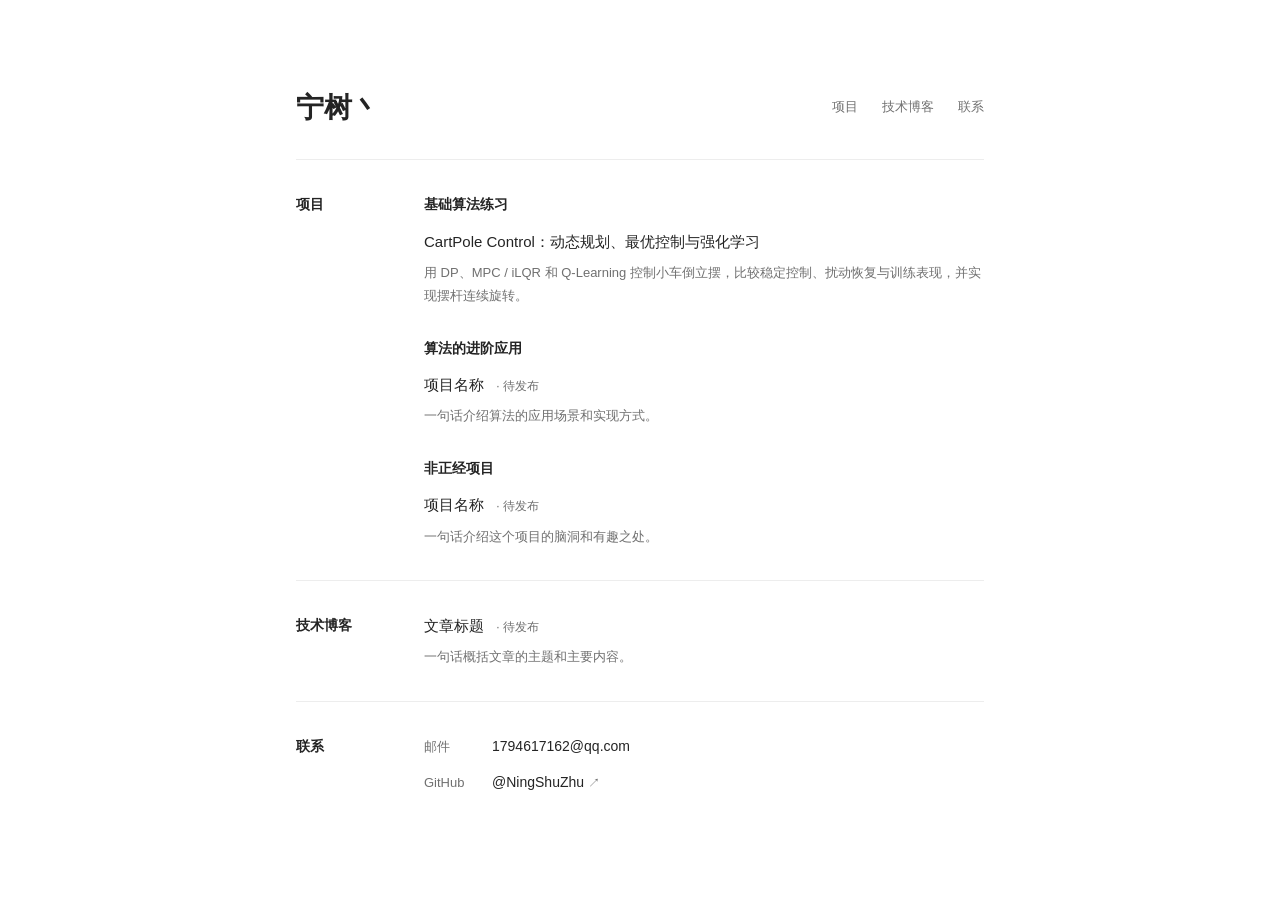
<file: index.html>
﻿<!doctype html>
<html lang="zh-CN">
  <head>
    <meta charset="utf-8">
    <meta name="viewport" content="width=device-width, initial-scale=1">
    <meta name="theme-color" content="#ffffff">
    <meta name="description" content="宁树丶的个人主页：项目、技术博客与联系方式。">
    <title>宁树丶</title>
    <link rel="stylesheet" href="styles.css">
  </head>
  <body>
    <a class="skip-link" href="#main">跳到主要内容</a>
    <div class="page">
      <header class="site-header">
        <h1>宁树丶</h1>
        <nav aria-label="主导航">
          <a href="#projects">项目</a>
          <a href="#blog">技术博客</a>
          <a href="#contact">联系</a>
        </nav>
      </header>

      <main id="main">
        <section id="projects" aria-labelledby="projects-title">
          <h2 id="projects-title">项目</h2>
          <div class="project-groups">
            <!-- 在对应分类中复制 li 添加项目；发布后将名称替换为指向项目地址的 a 标签。 -->
            <div class="project-group" role="group" aria-labelledby="basic-algorithms-title">
              <h3 id="basic-algorithms-title">基础算法练习</h3>
              <ul class="entries">
                <li>
                  <a href="projects/cartpole-control.html">CartPole Control：动态规划、最优控制与强化学习</a>
                  <p>用 DP、MPC / iLQR 和 Q-Learning 控制小车倒立摆，比较稳定控制、扰动恢复与训练表现，并实现摆杆连续旋转。</p>
                </li>
              </ul>
            </div>
            <div class="project-group" role="group" aria-labelledby="advanced-algorithms-title">
              <h3 id="advanced-algorithms-title">算法的进阶应用</h3>
              <ul class="entries">
                <li>
                  <span>项目名称 <span class="muted">· 待发布</span></span>
                  <p>一句话介绍算法的应用场景和实现方式。</p>
                </li>
              </ul>
            </div>
            <div class="project-group" role="group" aria-labelledby="fun-projects-title">
              <h3 id="fun-projects-title">非正经项目</h3>
              <ul class="entries">
                <li>
                  <span>项目名称 <span class="muted">· 待发布</span></span>
                  <p>一句话介绍这个项目的脑洞和有趣之处。</p>
                </li>
              </ul>
            </div>
          </div>
        </section>

        <section id="blog" aria-labelledby="blog-title">
          <h2 id="blog-title">技术博客</h2>
          <!-- 复制 li 添加文章；发布后将标题替换为指向文章地址的 a 标签。 -->
          <ul class="entries">
            <li>
              <span>文章标题 <span class="muted">· 待发布</span></span>
              <p>一句话概括文章的主题和主要内容。</p>
            </li>
          </ul>
        </section>

        <section id="contact" aria-labelledby="contact-title">
          <h2 id="contact-title">联系</h2>
          <ul class="contact-list">
            <li><span class="contact-label">邮件</span><a href="mailto:1794617162@qq.com">1794617162@qq.com</a></li>
            <li><span class="contact-label">GitHub</span><a href="https://github.com/NingShuZhu">@NingShuZhu <span aria-hidden="true">↗</span></a></li>
          </ul>
        </section>
      </main>
    </div>
  </body>
</html>
</file>
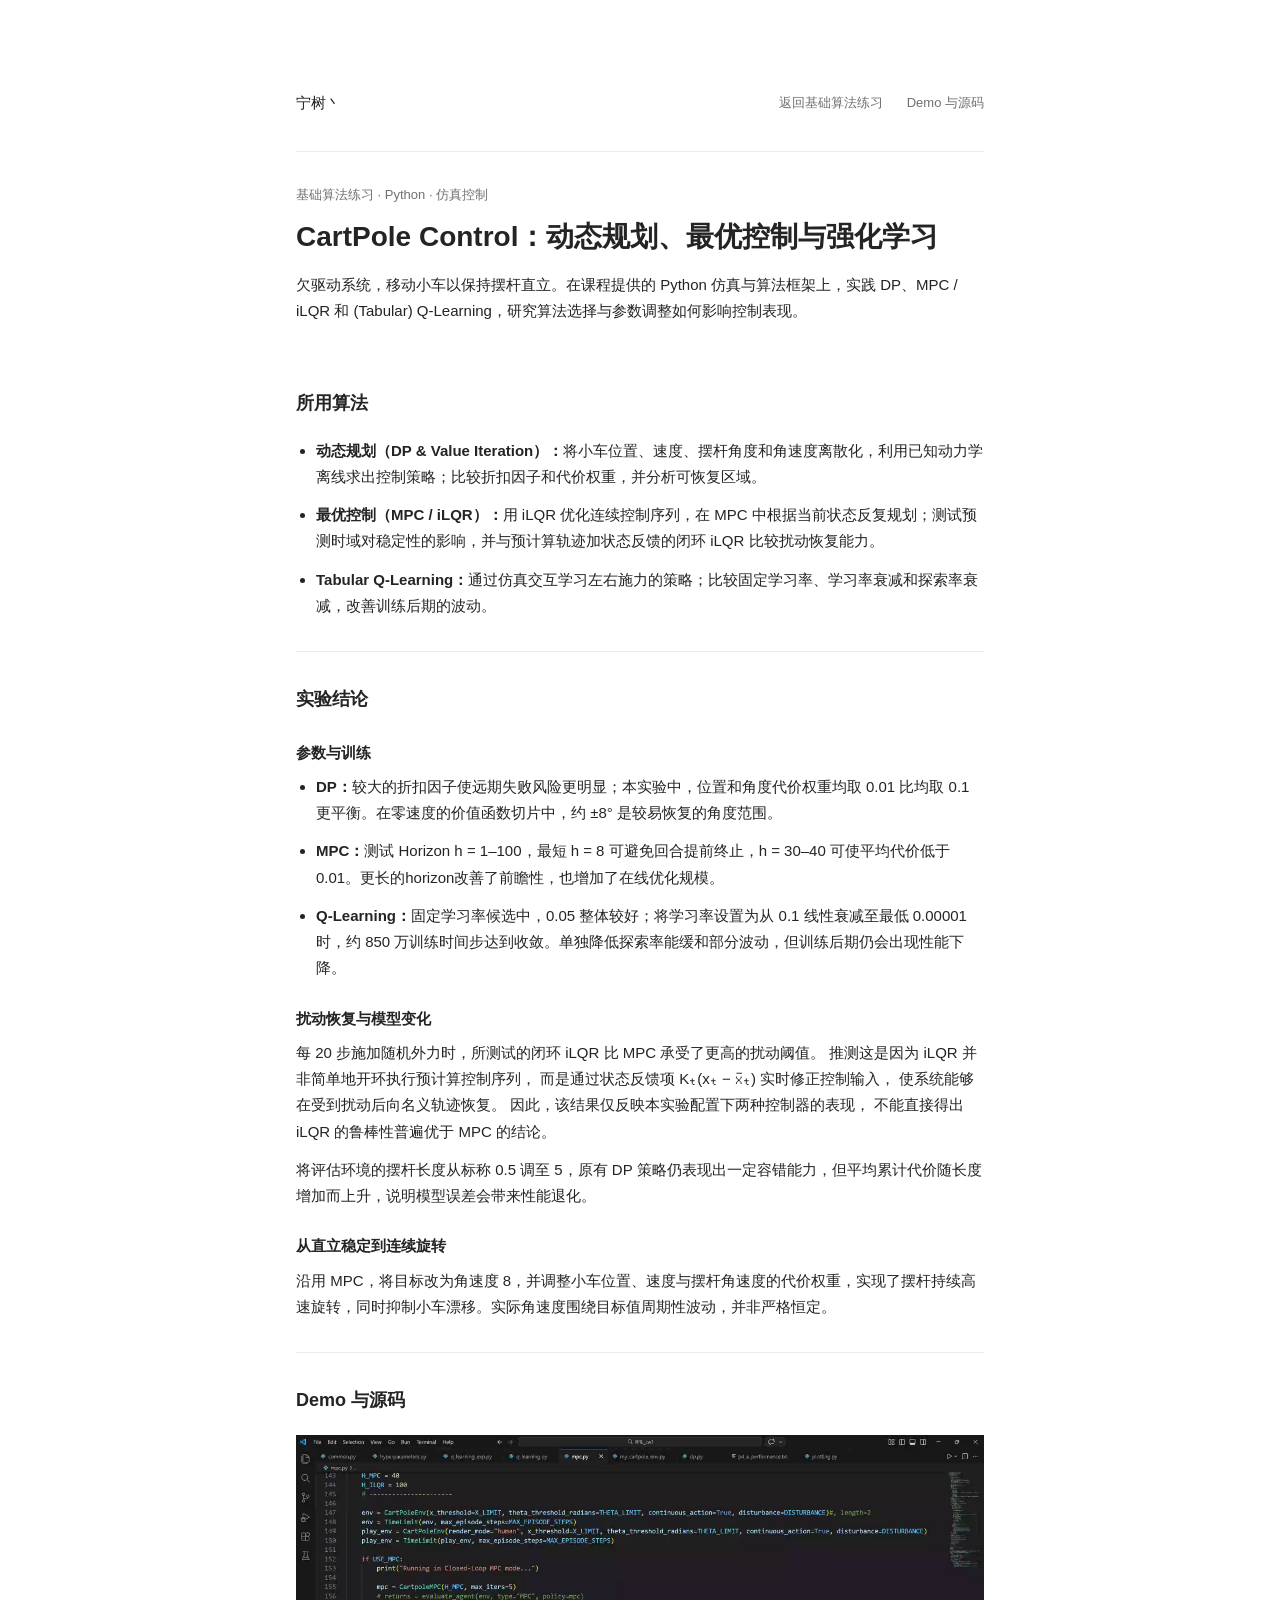
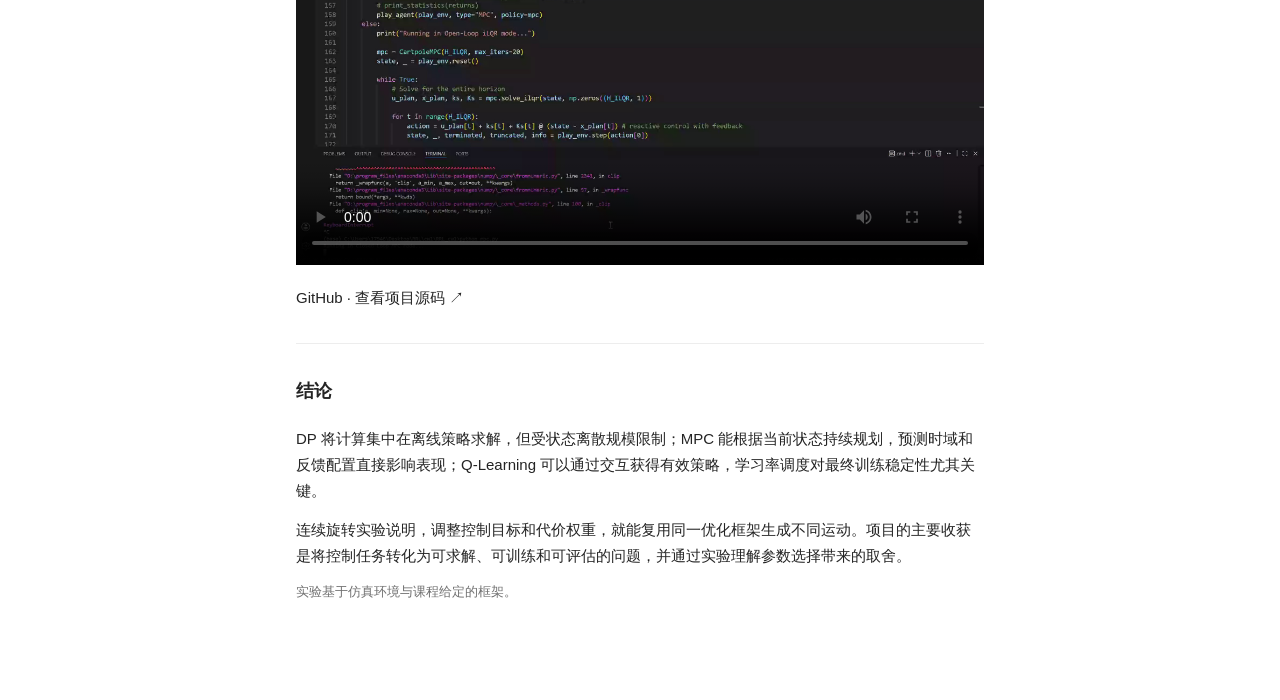
<file: projects/cartpole-control.html>
<!doctype html>
<html lang="zh-CN">
  <head>
    <meta charset="utf-8">
    <meta name="viewport" content="width=device-width, initial-scale=1">
    <meta name="theme-color" content="#ffffff">
    <meta name="description" content="在 CartPole 仿真中实践动态规划、MPC / iLQR 与 Q-Learning，记录稳定控制、训练调优、扰动恢复和连续旋转的实验结果。">
    <title>CartPole Control · 宁树丶</title>
    <link rel="stylesheet" href="../styles.css">
    <style>
      .project-header { padding-block: 32px; }
      .project-header h1 { margin-block: 10px 16px; }
      .project-meta, .project-note { color: var(--muted); font-size: 13px; }
      .project-content section { display: block; }
      .project-content h2 { margin-bottom: 18px; font-size: 18px; }
      .project-content h3 { margin: 24px 0 8px; font-size: 15px; font-weight: 600; }
      .project-content p + p { margin-top: 12px; }
      .project-content ul { margin: 0; padding-left: 20px; }
      .project-content li + li { margin-top: 12px; }
      .results-table { overflow-x: auto; margin-bottom: 14px; }
      table { width: 100%; border-collapse: collapse; font-size: 13px; font-variant-numeric: tabular-nums; }
      caption { text-align: left; margin-bottom: 12px; color: var(--muted); }
      th, td { padding: 10px 12px; border-bottom: 1px solid var(--line); text-align: right; white-space: nowrap; }
      th:first-child, td:first-child { text-align: left; }
      .demo-placeholder { display: grid; place-content: center; gap: 8px; min-height: 220px; margin: 0; padding: 24px; border: 1px dashed var(--line); background: #fafafa; text-align: center; }
      .demo-placeholder p { color: var(--muted); font-size: 13px; }
      .project-content video { display: block; width: 100%; }
      .project-resources { margin-top: 20px; }
      .project-resources p { margin-top: 8px; }
    </style>
  </head>
  <body>
    <a class="skip-link" href="#main">跳到主要内容</a>
    <div class="page">
      <header class="site-header">
        <a href="../index.html">宁树丶</a>
        <nav aria-label="项目导航">
          <a href="../index.html#basic-algorithms-title">返回基础算法练习</a>
          <a href="#demo">Demo 与源码</a>
        </nav>
      </header>

      <main id="main" class="project-content">
        <article aria-labelledby="project-title">
          <header class="project-header">
            <p class="project-meta">基础算法练习 · Python · 仿真控制</p>
            <h1 id="project-title">CartPole Control：动态规划、最优控制与强化学习</h1>
            <p>欠驱动系统，移动小车以保持摆杆直立。在课程提供的 Python 仿真与算法框架上，实践 DP、MPC / iLQR 和 (Tabular) Q-Learning，研究算法选择与参数调整如何影响控制表现。</p>
            <!-- <p class="project-meta">University of Edinburgh · Robot and Reinforcement Learning · Coursework 1 · 2026</p> -->
          </header>

          <section aria-labelledby="algorithms-title">
            <h2 id="algorithms-title">所用算法</h2>
            <ul>
              <li><strong>动态规划（DP & Value Iteration）：</strong>将小车位置、速度、摆杆角度和角速度离散化，利用已知动力学离线求出控制策略；比较折扣因子和代价权重，并分析可恢复区域。</li>
              <li><strong>最优控制（MPC / iLQR）：</strong>用 iLQR 优化连续控制序列，在 MPC 中根据当前状态反复规划；测试预测时域对稳定性的影响，并与预计算轨迹加状态反馈的闭环 iLQR 比较扰动恢复能力。</li>
              <li><strong>Tabular Q-Learning：</strong>通过仿真交互学习左右施力的策略；比较固定学习率、学习率衰减和探索率衰减，改善训练后期的波动。</li>
            </ul>
          </section>

          <section aria-labelledby="results-title">
            <h2 id="results-title">实验结论</h2>
            <!-- <div class="results-table" role="region" aria-label="回合代价统计，可横向滚动" tabindex="0">
              <table>
                <caption>摆杆角度边界 ±25°；DP / Q-Learning 每维状态离散分辨率为 40。以下数值来自项目材料中的报告统计。</caption>
                <thead>
                  <tr><th scope="col">方法</th><th scope="col">平均代价</th><th scope="col">标准差</th><th scope="col">最小值</th><th scope="col">最大值</th></tr>
                </thead>
                <tbody>
                  <tr><th scope="row">DP</th><td>0.0161</td><td>0.0123</td><td>0.0011</td><td>0.0795</td></tr>
                  <tr><th scope="row">MPC</th><td>0.0059</td><td>0.0060</td><td>0.0003</td><td>0.0162</td></tr>
                  <tr><th scope="row">Q-Learning</th><td>0.0022</td><td>0.0013</td><td>0.0007</td><td>0.0099</td></tr>
                </tbody>
              </table>
            </div> -->
            <!-- <p class="project-note">三种方法均能使小车稳定控制摆杆。</p> -->

            <h3>参数与训练</h3>
            <ul>
              <li><strong>DP：</strong>较大的折扣因子使远期失败风险更明显；本实验中，位置和角度代价权重均取 0.01 比均取 0.1 更平衡。在零速度的价值函数切片中，约 ±8° 是较易恢复的角度范围。</li>
              <li><strong>MPC：</strong>测试 Horizon h = 1–100，最短 h = 8 可避免回合提前终止，h = 30–40 可使平均代价低于 0.01。更长的horizon改善了前瞻性，也增加了在线优化规模。</li>
              <li><strong>Q-Learning：</strong>固定学习率候选中，0.05 整体较好；将学习率设置为从 0.1 线性衰减至最低 0.00001 时，约 850 万训练时间步达到收敛。单独降低探索率能缓和部分波动，但训练后期仍会出现性能下降。</li>
            </ul>

            <h3>扰动恢复与模型变化</h3>
            <p>
                每 20 步施加随机外力时，所测试的闭环 iLQR 比 MPC 承受了更高的扰动阈值。
                推测这是因为 iLQR 并非简单地开环执行预计算控制序列，
                而是通过状态反馈项 Kₜ(xₜ − x̄ₜ) 实时修正控制输入，
                使系统能够在受到扰动后向名义轨迹恢复。
                因此，该结果仅反映本实验配置下两种控制器的表现，
                不能直接得出 iLQR 的鲁棒性普遍优于 MPC 的结论。
            </p>
            <p>将评估环境的摆杆长度从标称 0.5 调至 5，原有 DP 策略仍表现出一定容错能力，但平均累计代价随长度增加而上升，说明模型误差会带来性能退化。</p>

            <h3>从直立稳定到连续旋转</h3>
            <p>沿用 MPC，将目标改为角速度 8，并调整小车位置、速度与摆杆角速度的代价权重，实现了摆杆持续高速旋转，同时抑制小车漂移。实际角速度围绕目标值周期性波动，并非严格恒定。</p>
          </section>

          <section id="demo" aria-labelledby="demo-title">
            <h2 id="demo-title">Demo 与源码</h2>
            <video controls preload="metadata" playsinline poster="demo/demo1-poster.jpg" aria-label="CartPole 稳定控制与连续旋转演示">
              <source src="./demo/demo1.mp4" type="video/mp4">
              你的浏览器不支持视频播放。
            </video>
            <!-- <p class="project-note">若 IDE 预览无法播放，请在浏览器中打开本页面，或<a href="demo/demo1.mp4">直接打开 Demo 视频</a>。</p> -->
            <!-- <div class="demo-placeholder">
              <strong>Demo 视频 · 待补充</strong>
              <p>稳定控制 / 扰动恢复 / 连续旋转</p>
            </div> -->
            <div class="project-resources">
              <p><a href="https://github.com/NingShuZhu/RRL_cw1">GitHub · 查看项目源码 ↗</a></p>
              <!-- <p>GitHub <span class="muted">· 项目仓库链接待补充</span></p> -->
            </div>
          </section>

          <section aria-labelledby="conclusions-title">
            <h2 id="conclusions-title">结论</h2>
            <p>DP 将计算集中在离线策略求解，但受状态离散规模限制；MPC 能根据当前状态持续规划，预测时域和反馈配置直接影响表现；Q-Learning 可以通过交互获得有效策略，学习率调度对最终训练稳定性尤其关键。</p>
            <p>连续旋转实验说明，调整控制目标和代价权重，就能复用同一优化框架生成不同运动。项目的主要收获是将控制任务转化为可求解、可训练和可评估的问题，并通过实验理解参数选择带来的取舍。</p>
            <p class="project-note">实验基于仿真环境与课程给定的框架。</p>
          </section>
        </article>
      </main>
    </div>
  </body>
</html>
</file>
<file: styles.css>
﻿:root {
  color-scheme: light;
  --ink: #242424;
  --muted: #707070;
  --line: #ededed;
  font-family: -apple-system, BlinkMacSystemFont, "Segoe UI", "PingFang SC", "Microsoft YaHei", sans-serif;
}

* { box-sizing: border-box; }

body {
  margin: 0;
  background: #fff;
  color: var(--ink);
  font-size: 15px;
  line-height: 1.75;
  overflow-wrap: anywhere;
}

a {
  color: inherit;
  text-decoration: none;
  text-underline-offset: 4px;
}

a:hover { text-decoration: underline; }
a:focus-visible { outline: 2px solid var(--ink); outline-offset: 5px; }
a span[aria-hidden] { color: var(--muted); font-size: .85em; }

.page {
  width: min(100% - 64px, 688px);
  margin: 88px auto 64px;
}

.site-header {
  display: flex;
  align-items: center;
  justify-content: space-between;
  gap: 24px;
  padding-bottom: 32px;
  border-bottom: 1px solid var(--line);
}

h1 { margin: 0; font-size: 28px; font-weight: 600; line-height: 1.4; }
nav { display: flex; flex-wrap: wrap; gap: 24px; color: var(--muted); font-size: 13px; }
nav a { padding-block: 4px; }
section {
  display: grid;
  grid-template-columns: 96px minmax(0, 1fr);
  gap: 32px;
  padding-block: 32px;
  scroll-margin-top: 24px;
}
section + section { border-top: 1px solid var(--line); }
h2 { margin: 0; font-size: 14px; font-weight: 600; line-height: 1.75; }
.project-group + .project-group { margin-top: 28px; }
.project-group h3 { margin: 0 0 12px; font-size: 14px; font-weight: 600; }
p { margin: 0; }
.muted { color: var(--muted); font-size: 12px; font-weight: 400; }

.entries, .contact-list { margin: 0; padding: 0; list-style: none; }
.entries li + li { margin-top: 24px; }
.entries li > span, .entries li > a { font-size: 15px; font-weight: 500; }
.entries .muted { margin-left: 8px; white-space: nowrap; }
.entries p { margin-top: 6px; color: var(--muted); font-size: 13px; line-height: 1.8; }
.contact-list { font-size: 14px; }
.contact-list li { display: grid; grid-template-columns: 52px minmax(0, 1fr); align-items: baseline; gap: 16px; }
.contact-list li + li { margin-top: 12px; }
.contact-label { color: var(--muted); font-size: 13px; }

.skip-link {
  position: absolute;
  top: 12px;
  left: 12px;
  padding: 8px 12px;
  transform: translateY(-160%);
  background: var(--ink);
  color: #fff;
}

.skip-link:focus { transform: translateY(0); }

@media (max-width: 560px) {
  .page { width: calc(100% - 48px); margin-block: 40px; }
  .site-header { flex-direction: column; align-items: flex-start; gap: 16px; padding-bottom: 24px; }
  h1 { font-size: 26px; }
  section { grid-template-columns: minmax(0, 1fr); gap: 16px; padding-block: 28px; }
}
</file>
